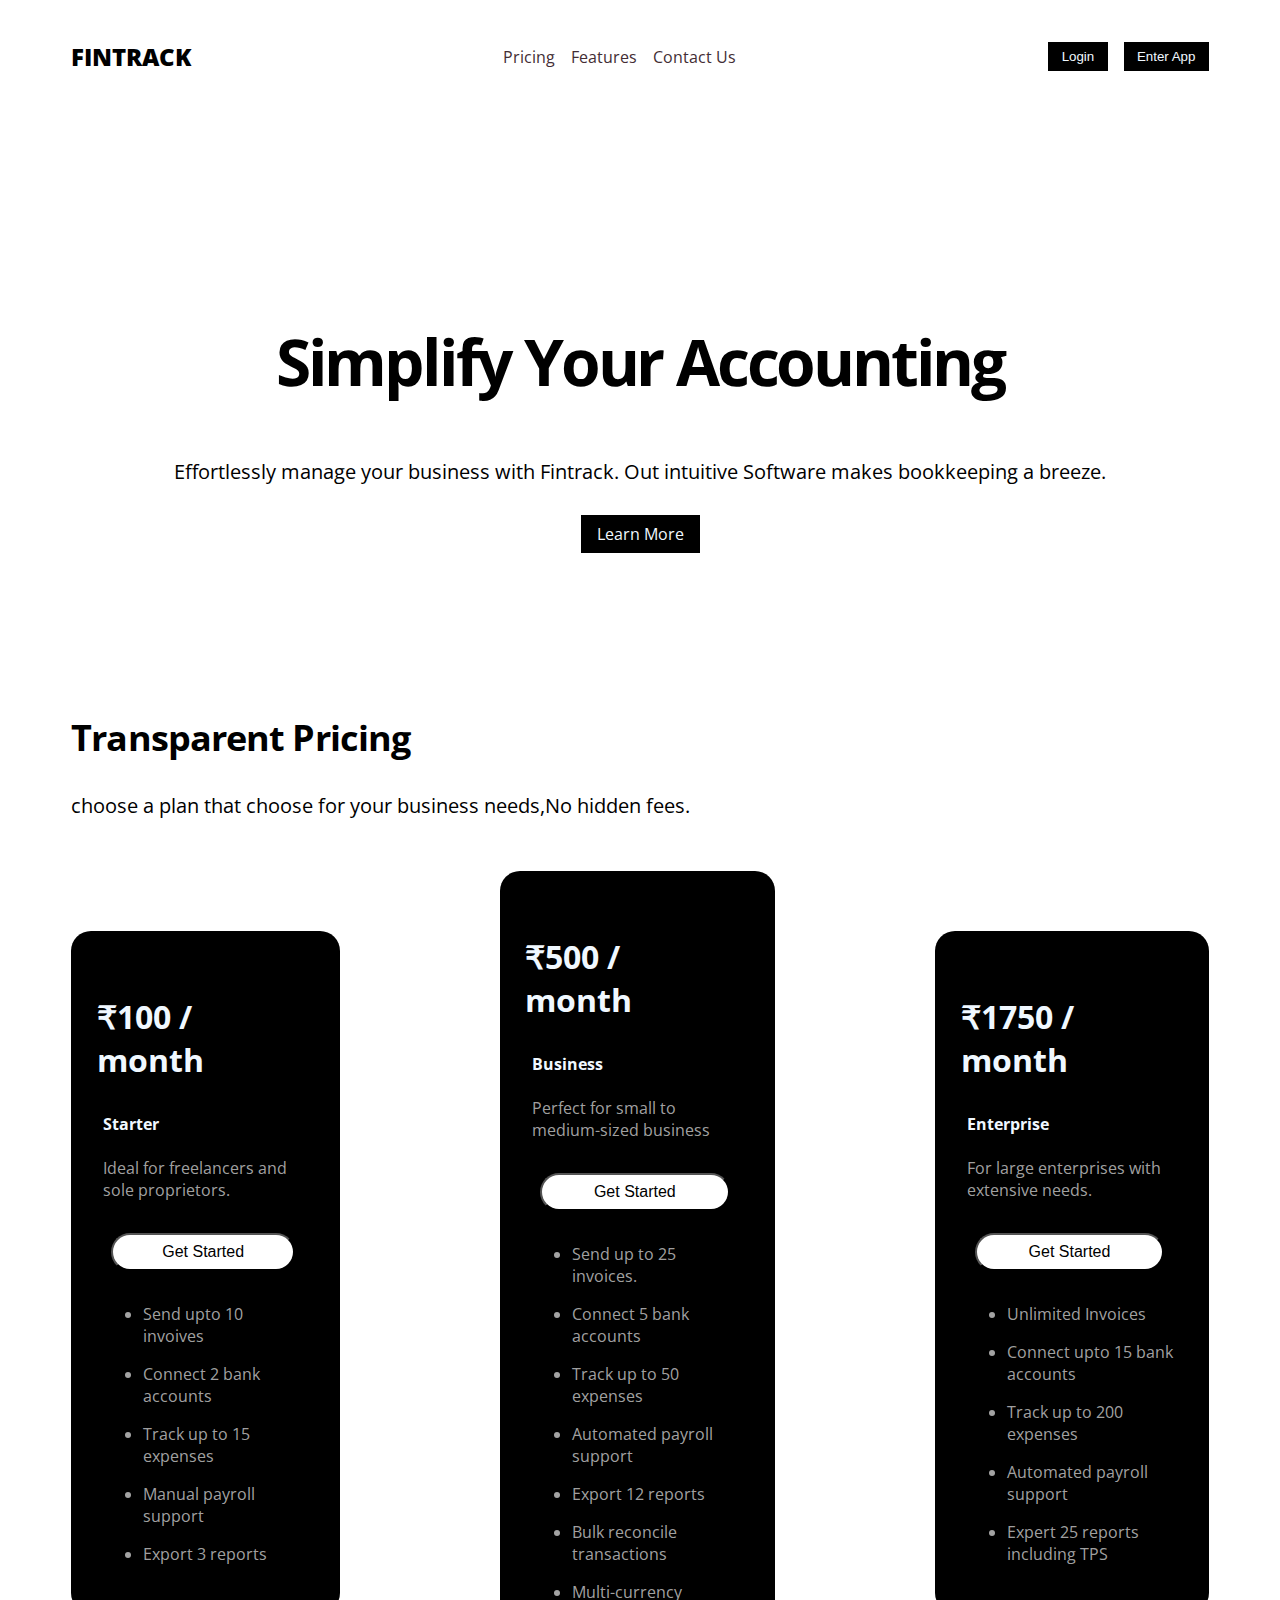
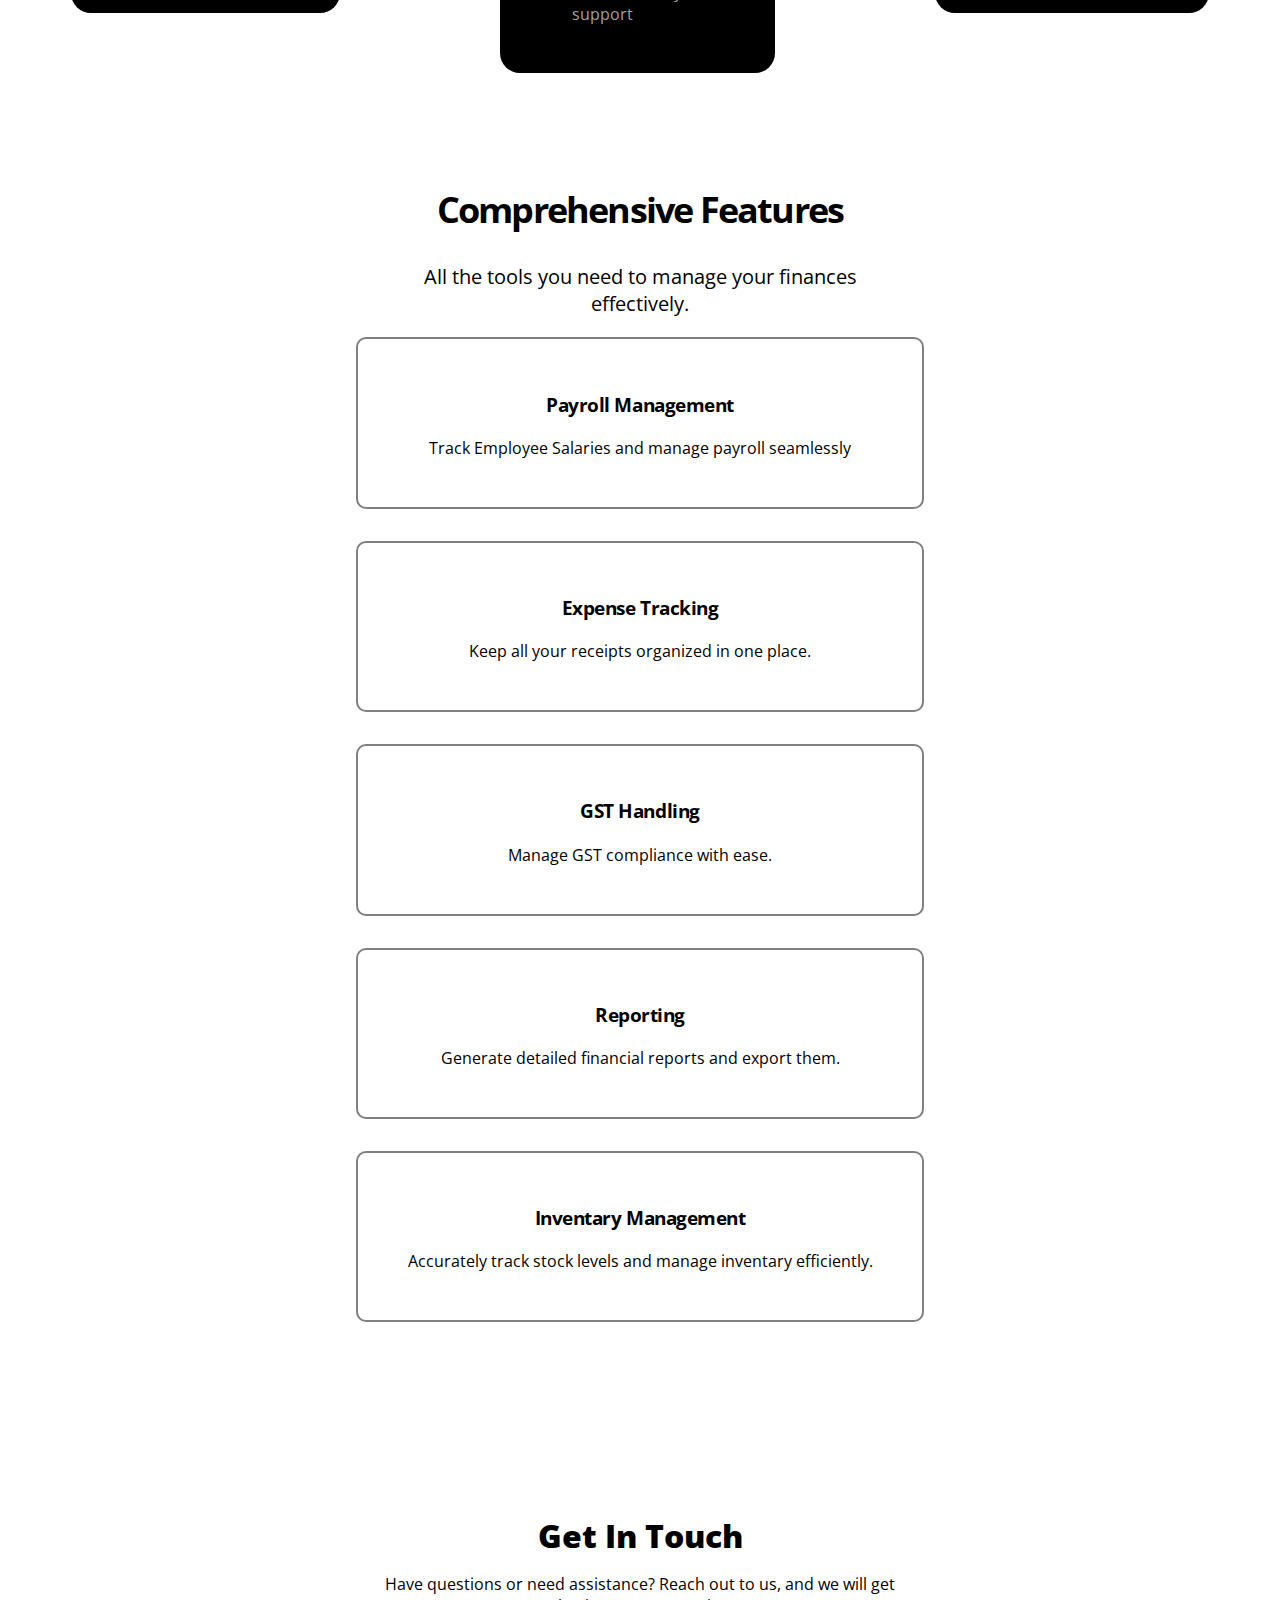
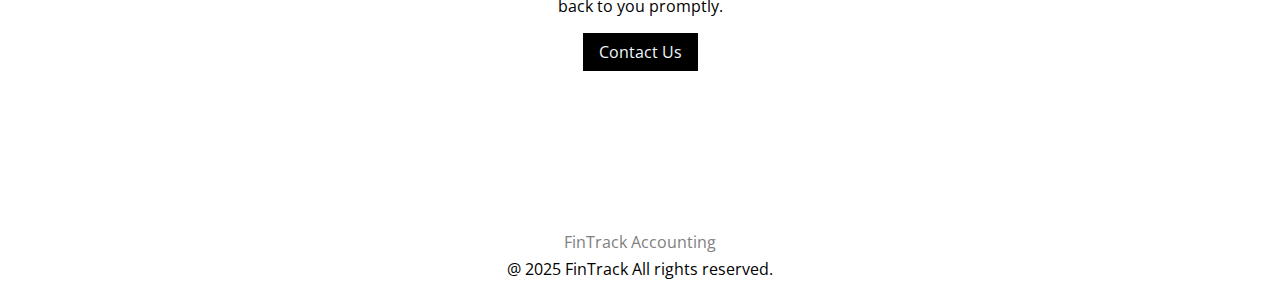
<file: index.html>
<!DOCTYPE html>
<html lang="en">
<head>
    <meta charset="UTF-8">
    <meta name="viewport" content="width=device-width, initial-scale=1.0">
    <link rel="stylesheet" href="styles.css">
   <link rel="preconnect" href="https://fonts.googleapis.com">
<link rel="preconnect" href="https://fonts.gstatic.com" crossorigin>
<link href="https://fonts.googleapis.com/css2?family=Open+Sans:ital,wght@0,300..800;1,300..800&family=Quicksand:wght@300..700&display=swap" rel="stylesheet">

    <title>Fintrack Accounting</title>
</head>
<body>
    <header class="header container">
        <h1 class="header_title">FINTRACK</h1>

      <nav class="header_menu">
         <a href="#pricing">Pricing</a>
        <a href="#features">Features</a>
        <a href="#contact Us">Contact Us</a>

      </nav>

       <div class="header_btn-container">
         <button class="btn">Login</button>
        <button  class="btn">Enter App</button>
       </div>
   
    </header>
    <section class="hero container">
        <h2 class="hero_title">Simplify Your Accounting</h2>
        <p class="hero_description">Effortlessly manage your business with Fintrack. Out intuitive Software makes bookkeeping a breeze.</p>
        <a href="" class="btn">Learn More</a>



    </section>
    <section class="pricing container " class="container"  id="pricing">
        <h2 class="Pricing_title">Transparent Pricing</h2>
        <p class="pricing_description">choose a plan that choose for your business needs,No hidden fees.</p>
        <div class="pricing_options">
            <div class="pricing_box">
                <h3 class="pricing_cost">₹100 / month</h3>
                <h4 class="pricing_blank">Starter</h4>
                <p class="pricing_details">Ideal for freelancers and sole proprietors.</p>
                <button class="pricing_button">Get Started</button>
                <ul class="pricing_list">
                    <li class="pricing_list_item"> Send upto 10 invoives</li>
                    <li class="pricing_list_item"> Connect 2 bank accounts</li>
                    <li class="pricing_list_item">Track up to 15 expenses </li>
                    <li class="pricing_list_item">Manual payroll support</li>
                    <li class="pricing_list_item">Export 3 reports</li>
                    
                </ul>
                


            </div>
            <div class="pricing_box">
                <h3 class="pricing_cost">₹500 / month</h3>
                <h4 class="pricing_blank">Business</h4>
                <p class="pricing_details"> Perfect for small to medium-sized business</p>
                <button class="pricing_button">Get Started</button>
                <ul class="pricing_list">
                <li class="pricing_list_item">Send up to 25 invoices.</li>
                <li class="pricing_list_item">Connect 5 bank accounts</li>
                <li class="pricing_list_item">Track up to 50 expenses </li>
                <li class="pricing_list_item">Automated payroll support</li>
                <li class="pricing_list_item"> Export 12 reports</li>
                <li class="pricing_list_item"> Bulk reconcile transactions</li>
                <li class="pricing_list_item">Multi-currency support</li>
                
                
                
                </ul>

            </div>
            <div class="pricing_box">
                <h3 class="pricing_cost">₹1750 / month</h3>
                <h4 class="pricing_blank">Enterprise</h4>
                <p class="pricing_details">For large enterprises with extensive needs.</p>
                <button class="pricing_button">Get Started</button>
                <ul class="pricing_list">
                <li>Unlimited Invoices</li>
                <li>Connect upto 15 bank accounts</li>
                <li>Track up to 200 expenses</li>
                <li>Automated payroll support</li>
                <li>Expert 25 reports including TPS</li>

                </ul>

            </div>
        </div>

    </section>
    <section class="features container" id="features" >

        <h2 class="features_title">Comprehensive Features</h2>
   <p class="features_description">All the tools you need to manage your finances effectively.</p>
   <div class="featuresbox_container ">
    <div  class="features_box"><h3 class="features_box_title">Payroll Management</h3>
    <p class="features_box_description">Track Employee Salaries and manage payroll seamlessly</p></div>
    <div class="features_box"><h3 class="features_box_title">Expense Tracking</h3>
        <p class="features_box_description">Keep all your receipts organized in one place.</p>
    </div>
    <div class="features_box"><h3 class="features_box_title">GST Handling</h3>
        <p class="features_box_description">Manage GST compliance with ease.</p>
    </div>
    <div class="features_box">
        <h3 class="features_box_title">Reporting</h3>
        <p class="features_box_description">Generate detailed financial reports and export them.</p>
    </div>
      <div class="features_box">
        <h3 class="features_box_title">Inventary Management</h3>
        <p class="features_box_description">Accurately track stock levels and manage inventary efficiently.</p>
    </div>
   </div>



    </section>
    <section class="contact" id="contact Us">
        <h3 class="contact_header">Get In Touch</h3>
        <p class="contact_description">Have questions or need assistance? Reach out to us, and we will get back to you promptly.</p>
        <a href="" class="btn">Contact Us</a>

    </section>
  <footer class="footer">
   <p  class="FinTrack">FinTrack Accounting</p>
   <p class="footer_desc">@ 2025 FinTrack All rights reserved.</p>

  </footer>


    
</body>
</html>
</file>
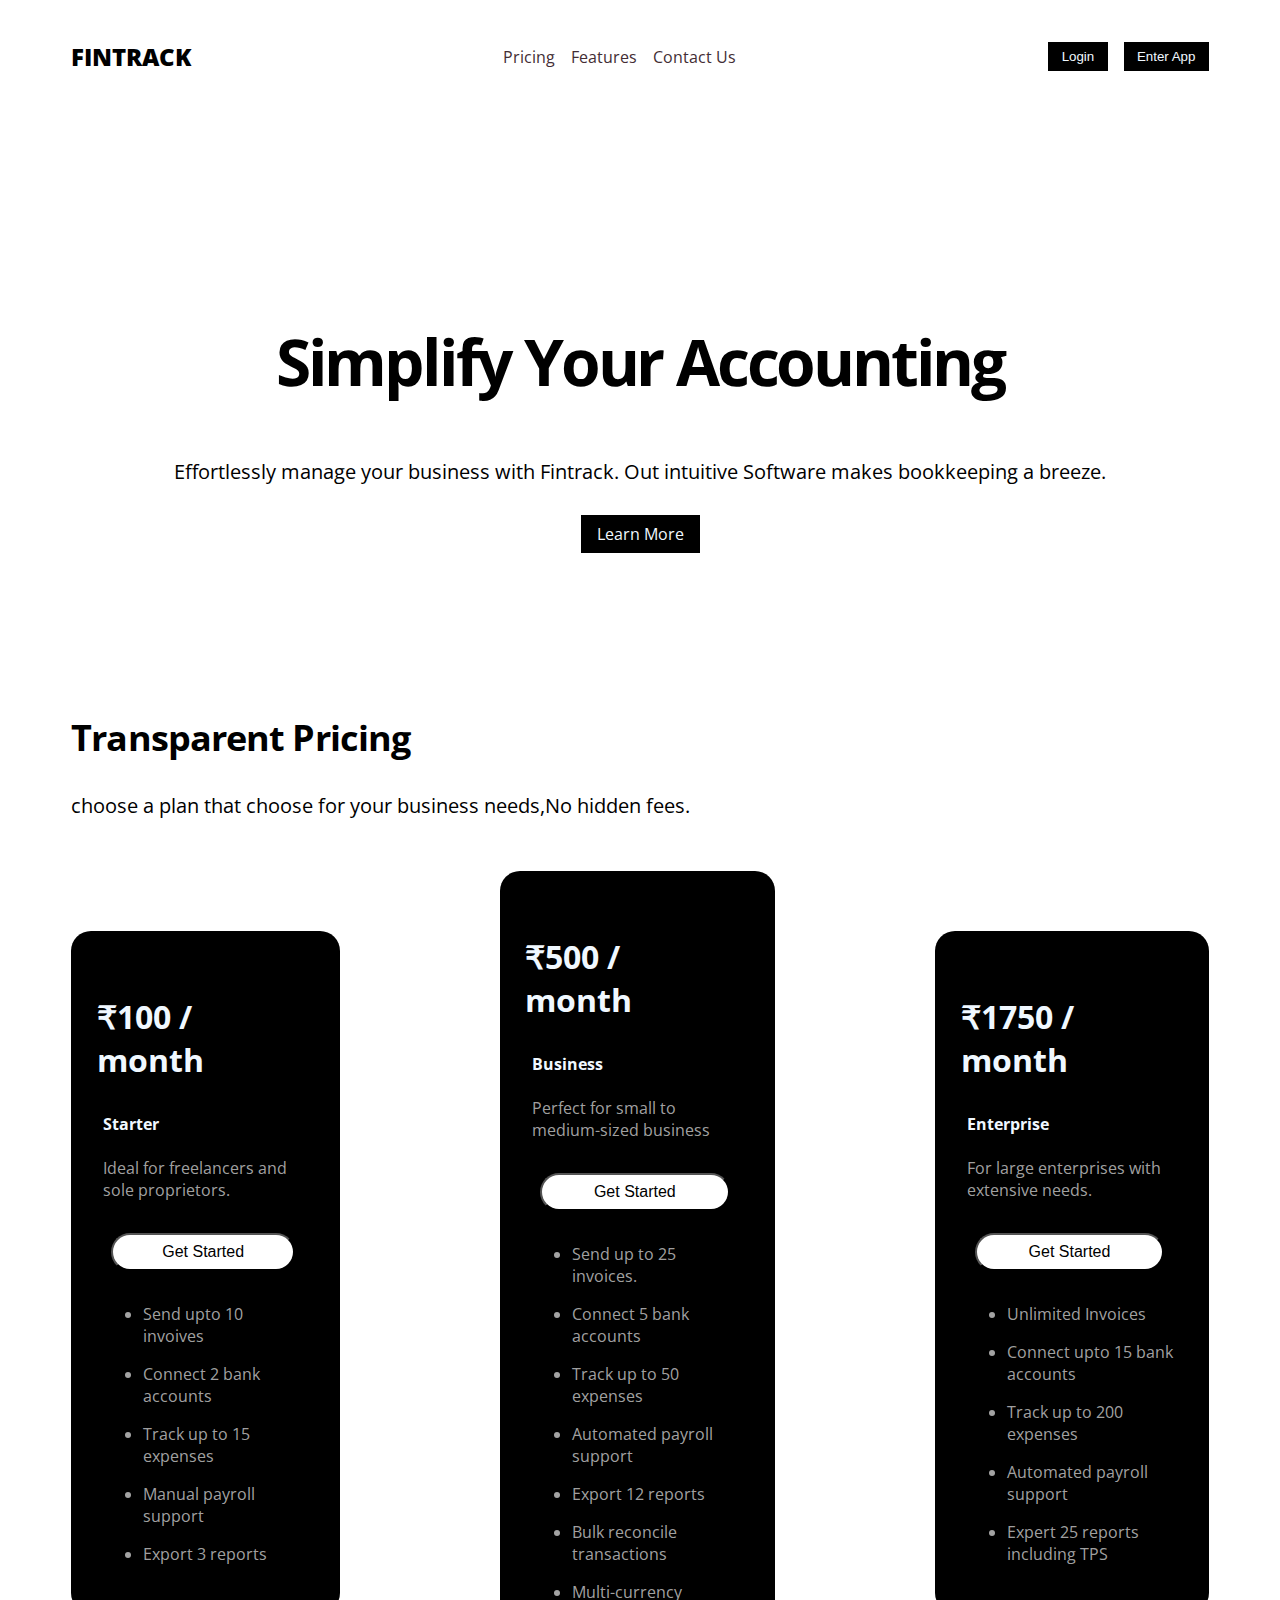
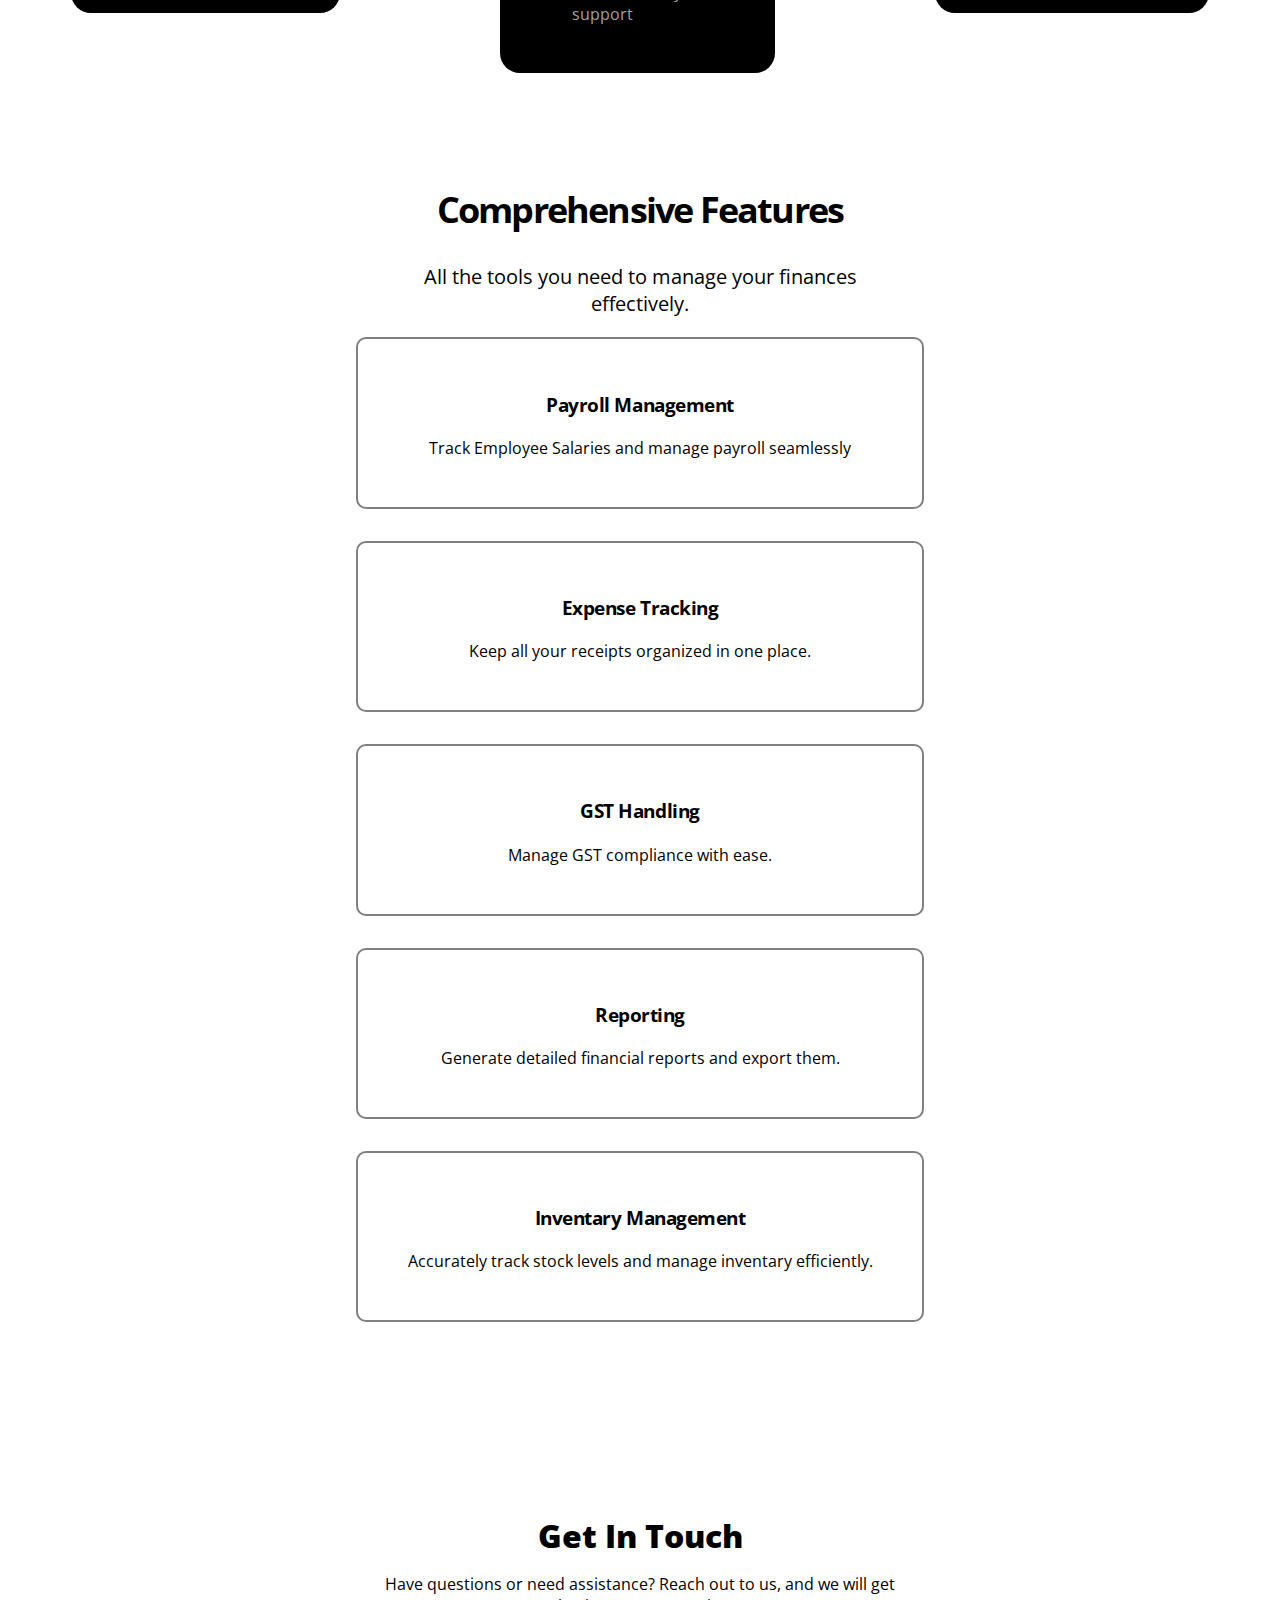
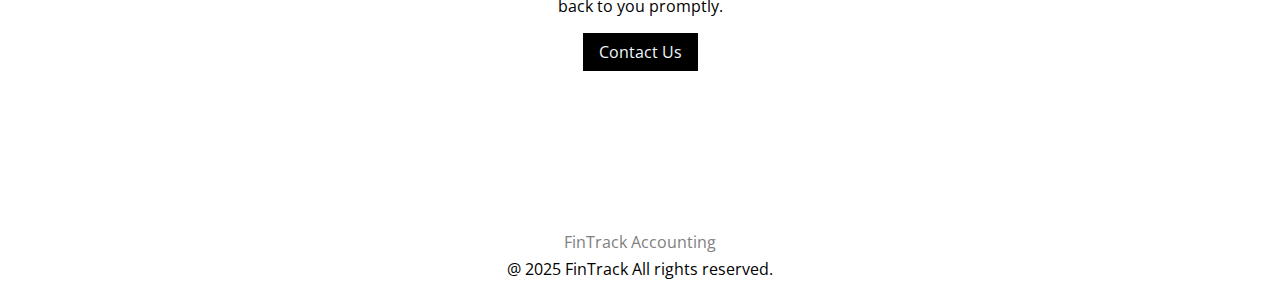
<file: bank.html>
<!DOCTYPE html>
<html lang="en">
<head>
    <meta charset="UTF-8">
    <meta name="viewport" content="width=device-width, initial-scale=1.0">
    <link rel="stylesheet" href="bank.css">
   <link rel="preconnect" href="https://fonts.googleapis.com">
<link rel="preconnect" href="https://fonts.gstatic.com" crossorigin>
<link href="https://fonts.googleapis.com/css2?family=Open+Sans:ital,wght@0,300..800;1,300..800&family=Quicksand:wght@300..700&display=swap" rel="stylesheet">

    <title>Fintrack Accounting</title>
</head>
<body>
    <header class="header container">
        <h1 class="header_title">FINTRACK</h1>

      <nav class="header_menu">
         <a href="#pricing">Pricing</a>
        <a href="#features">Features</a>
        <a href="#contact Us">Contact Us</a>

      </nav>

       <div class="header_btn-container">
         <button class="btn">Login</button>
        <button  class="btn">Enter App</button>
       </div>
   
    </header>
    <section class="hero container">
        <h2 class="hero_title">Simplify Your Accounting</h2>
        <p class="hero_description">Effortlessly manage your business with Fintrack. Out intuitive Software makes bookkeeping a breeze.</p>
        <a href="" class="btn">Learn More</a>



    </section>
    <section class="pricing container " class="container"  id="pricing">
        <h2 class="Pricing_title">Transparent Pricing</h2>
        <p class="pricing_description">choose a plan that choose for your business needs,No hidden fees.</p>
        <div class="pricing_options">
            <div class="pricing_box">
                <h3 class="pricing_cost">₹100 / month</h3>
                <h4 class="pricing_blank">Starter</h4>
                <p class="pricing_details">Ideal for freelancers and sole proprietors.</p>
                <button class="pricing_button">Get Started</button>
                <ul class="pricing_list">
                    <li class="pricing_list_item"> Send upto 10 invoives</li>
                    <li class="pricing_list_item"> Connect 2 bank accounts</li>
                    <li class="pricing_list_item">Track up to 15 expenses </li>
                    <li class="pricing_list_item">Manual payroll support</li>
                    <li class="pricing_list_item">Export 3 reports</li>
                    
                </ul>
                


            </div>
            <div class="pricing_box">
                <h3 class="pricing_cost">₹500 / month</h3>
                <h4 class="pricing_blank">Business</h4>
                <p class="pricing_details"> Perfect for small to medium-sized business</p>
                <button class="pricing_button">Get Started</button>
                <ul class="pricing_list">
                <li class="pricing_list_item">Send up to 25 invoices.</li>
                <li class="pricing_list_item">Connect 5 bank accounts</li>
                <li class="pricing_list_item">Track up to 50 expenses </li>
                <li class="pricing_list_item">Automated payroll support</li>
                <li class="pricing_list_item"> Export 12 reports</li>
                <li class="pricing_list_item"> Bulk reconcile transactions</li>
                <li class="pricing_list_item">Multi-currency support</li>
                
                
                
                </ul>

            </div>
            <div class="pricing_box">
                <h3 class="pricing_cost">₹1750 / month</h3>
                <h4 class="pricing_blank">Enterprise</h4>
                <p class="pricing_details">For large enterprises with extensive needs.</p>
                <button class="pricing_button">Get Started</button>
                <ul class="pricing_list">
                <li>Unlimited Invoices</li>
                <li>Connect upto 15 bank accounts</li>
                <li>Track up to 200 expenses</li>
                <li>Automated payroll support</li>
                <li>Expert 25 reports including TPS</li>

                </ul>

            </div>
        </div>

    </section>
    <section class="features container" id="features" >

        <h2 class="features_title">Comprehensive Features</h2>
   <p class="features_description">All the tools you need to manage your finances effectively.</p>
   <div class="featuresbox_container ">
    <div  class="features_box"><h3 class="features_box_title">Payroll Management</h3>
    <p class="features_box_description">Track Employee Salaries and manage payroll seamlessly</p></div>
    <div class="features_box"><h3 class="features_box_title">Expense Tracking</h3>
        <p class="features_box_description">Keep all your receipts organized in one place.</p>
    </div>
    <div class="features_box"><h3 class="features_box_title">GST Handling</h3>
        <p class="features_box_description">Manage GST compliance with ease.</p>
    </div>
    <div class="features_box">
        <h3 class="features_box_title">Reporting</h3>
        <p class="features_box_description">Generate detailed financial reports and export them.</p>
    </div>
      <div class="features_box">
        <h3 class="features_box_title">Inventary Management</h3>
        <p class="features_box_description">Accurately track stock levels and manage inventary efficiently.</p>
    </div>
   </div>



    </section>
    <section class="contact" id="contact Us">
        <h3 class="contact_header">Get In Touch</h3>
        <p class="contact_description">Have questions or need assistance? Reach out to us, and we will get back to you promptly.</p>
        <a href="" class="btn">Contact Us</a>

    </section>
  <footer class="footer">
   <p  class="FinTrack">FinTrack Accounting</p>
   <p class="footer_desc">@ 2025 FinTrack All rights reserved.</p>

  </footer>


    
</body>
</html>
</file>
<file: styles.css>
::before,
::after{
    margin: 0;
    box-sizing: border-box;
}


body{
      font-family: "Open Sans", sans-serif;
}


/*header section css*/
.header{
    /* border: 4px solid blue; */
    padding:1em;
    display: flex;
    justify-content: space-between;
    align-items: center;
    /* width: 90%;
    margin: 0px auto; */
}
.header_menu{
display: flex;
gap: 1rem;
align-items: center;

}
.header_menu a{
    text-decoration: none;
    color: rgb(67, 45, 52);

}
.header_btn-container{
    /* border: 2px solid greenyellow; */
    display: flex;
    gap: 1rem;
}


/* hero section css*/
/*utility class*/
.btn{
    border: none;
    background-color: black;
    color: aliceblue;
    padding:0.5em 1em;
    cursor: pointer;
    text-decoration: none;
}
.header_title{
    font-size: 1.5rem;
    font-weight:800;
}
/*utility class*/
.container{
     width: 90%;
    margin-inline: auto;
}
.hero{
    /* border: 2px solid blueviolet; */
    margin-top: 10rem;
    display: flex;
    flex-direction: column;
    align-items: center;
     
}
.hero_title{
    font-size: 4rem;
    text-align: center;
    letter-spacing: -0.05em;
    font-weight: 700;
}
.hero_description{
    font-size: 1.25rem;
    text-align: center;
    margin-top:0rem ;
    margin-bottom: 1.5em;
    margin-left: 0;
    margin-right: 0;
}
/*Pricing section css*/
.pricing{
    /* border: 2px solid red; */
    margin-top: 10rem;

}
.Pricing_title{
    font-size: 2.25rem;
    letter-spacing: -0.025em;
}
.pricing_description{
    font-size: 1.25rem;
    
}
.pricing_options{
    display:flex;
    /* justify-content: space-between; */
    gap:10rem;
    align-items: center;
    

}
pricing_blank{
    font-size: 1em;
}
.pricing_box{
    /* border: 2px solid yellow; */
    background-color: black;
    color: aliceblue;
    padding: 2em;
    border-radius: 20px;
    margin-top: 2rem;
}
.pricing_cost{
    margin: 1em;
    font-size: 2rem;
    margin-left: -0.20em;
}
.pricing_details{
    color: #cccc;
}
.pricing_button{
    background-color: white;
    color: black;
    border-radius:1000px ;
    padding: 0.5em 2.5em;
    text-align: center;
    font-size: 1rem;
    margin: 1em 0.5em;
    cursor: pointer;
    width: 90%;
    
}
.pricing_list{
    display: flex;
    flex-direction: column;
    gap:1rem;

    font-size: 1.0rem;
    color: #cccc;
    
}
/*features section*/
.features{
    /* border: 2px solid pink; */
    margin-top: 7rem;
      text-align: center;

}
.features_title{
    text-align: center;
    font-size: 2.25rem;
     letter-spacing: -0.05em;
}
.features_description{
      font-size: 1.25rem;
      max-width: 40ch;
      margin: 1em auto;

}
.featuresbox_container{
    /* border: 2px solid brown; */
    display: flex;
    flex-direction:row ;
    flex-wrap: wrap;
    justify-content: center;
    gap: 2em;
    

}
.features_box{
     border: 2px solid grey;
    width: 500px;
    border-radius: 10px;
    padding: 2em;
}
.features_box_title{
        font-size: 1.2em;

      letter-spacing: -0.025em;

}
.contact{
    /* border: 2px solid darkblue; */
    display: flex;
    flex-direction: column;
    align-items:center;
     margin-top: 10rem;
}
.contact_header{
    font-size: 2rem;
    font-weight:800 ;
}
.contact_description{
    margin-top: -1em;
     max-width: 60ch;
     text-align: center;

}
.footer{
    /* align-items: center; */
    /* display: flex;
    flex-direction: column; */
    margin-top: 10rem;
    
}
.footer_desc{
    text-align: center;
   /* padding-bottom:-9px; */
  line-height: 0;
}
.FinTrack{
    text-align: center;
    color:grey;
}
</file>
<file: bank.css>
::before,
::after{
    margin: 0;
    box-sizing: border-box;
}


body{
      font-family: "Open Sans", sans-serif;
}


/*header section css*/
.header{
    /* border: 4px solid blue; */
    padding:1em;
    display: flex;
    justify-content: space-between;
    align-items: center;
    /* width: 90%;
    margin: 0px auto; */
}
.header_menu{
display: flex;
gap: 1rem;
align-items: center;

}
.header_menu a{
    text-decoration: none;
    color: rgb(67, 45, 52);

}
.header_btn-container{
    /* border: 2px solid greenyellow; */
    display: flex;
    gap: 1rem;
}


/* hero section css*/
/*utility class*/
.btn{
    border: none;
    background-color: black;
    color: aliceblue;
    padding:0.5em 1em;
    cursor: pointer;
    text-decoration: none;
}
.header_title{
    font-size: 1.5rem;
    font-weight:800;
}
/*utility class*/
.container{
     width: 90%;
    margin-inline: auto;
}
.hero{
    /* border: 2px solid blueviolet; */
    margin-top: 10rem;
    display: flex;
    flex-direction: column;
    align-items: center;
     
}
.hero_title{
    font-size: 4rem;
    text-align: center;
    letter-spacing: -0.05em;
    font-weight: 700;
}
.hero_description{
    font-size: 1.25rem;
    text-align: center;
    margin-top:0rem ;
    margin-bottom: 1.5em;
    margin-left: 0;
    margin-right: 0;
}
/*Pricing section css*/
.pricing{
    /* border: 2px solid red; */
    margin-top: 10rem;

}
.Pricing_title{
    font-size: 2.25rem;
    letter-spacing: -0.025em;
}
.pricing_description{
    font-size: 1.25rem;
    
}
.pricing_options{
    display:flex;
    /* justify-content: space-between; */
    gap:10rem;
    align-items: center;
    

}
pricing_blank{
    font-size: 1em;
}
.pricing_box{
    /* border: 2px solid yellow; */
    background-color: black;
    color: aliceblue;
    padding: 2em;
    border-radius: 20px;
    margin-top: 2rem;
}
.pricing_cost{
    margin: 1em;
    font-size: 2rem;
    margin-left: -0.20em;
}
.pricing_details{
    color: #cccc;
}
.pricing_button{
    background-color: white;
    color: black;
    border-radius:1000px ;
    padding: 0.5em 2.5em;
    text-align: center;
    font-size: 1rem;
    margin: 1em 0.5em;
    cursor: pointer;
    width: 90%;
    
}
.pricing_list{
    display: flex;
    flex-direction: column;
    gap:1rem;

    font-size: 1.0rem;
    color: #cccc;
    
}
/*features section*/
.features{
    /* border: 2px solid pink; */
    margin-top: 7rem;
      text-align: center;

}
.features_title{
    text-align: center;
    font-size: 2.25rem;
     letter-spacing: -0.05em;
}
.features_description{
      font-size: 1.25rem;
      max-width: 40ch;
      margin: 1em auto;

}
.featuresbox_container{
    /* border: 2px solid brown; */
    display: flex;
    flex-direction:row ;
    flex-wrap: wrap;
    justify-content: center;
    gap: 2em;
    

}
.features_box{
     border: 2px solid grey;
    width: 500px;
    border-radius: 10px;
    padding: 2em;
}
.features_box_title{
        font-size: 1.2em;

      letter-spacing: -0.025em;

}
.contact{
    /* border: 2px solid darkblue; */
    display: flex;
    flex-direction: column;
    align-items:center;
     margin-top: 10rem;
}
.contact_header{
    font-size: 2rem;
    font-weight:800 ;
}
.contact_description{
    margin-top: -1em;
     max-width: 60ch;
     text-align: center;

}
.footer{
    /* align-items: center; */
    /* display: flex;
    flex-direction: column; */
    margin-top: 10rem;
    
}
.footer_desc{
    text-align: center;
   /* padding-bottom:-9px; */
  line-height: 0;
}
.FinTrack{
    text-align: center;
    color:grey;
}
</file>
